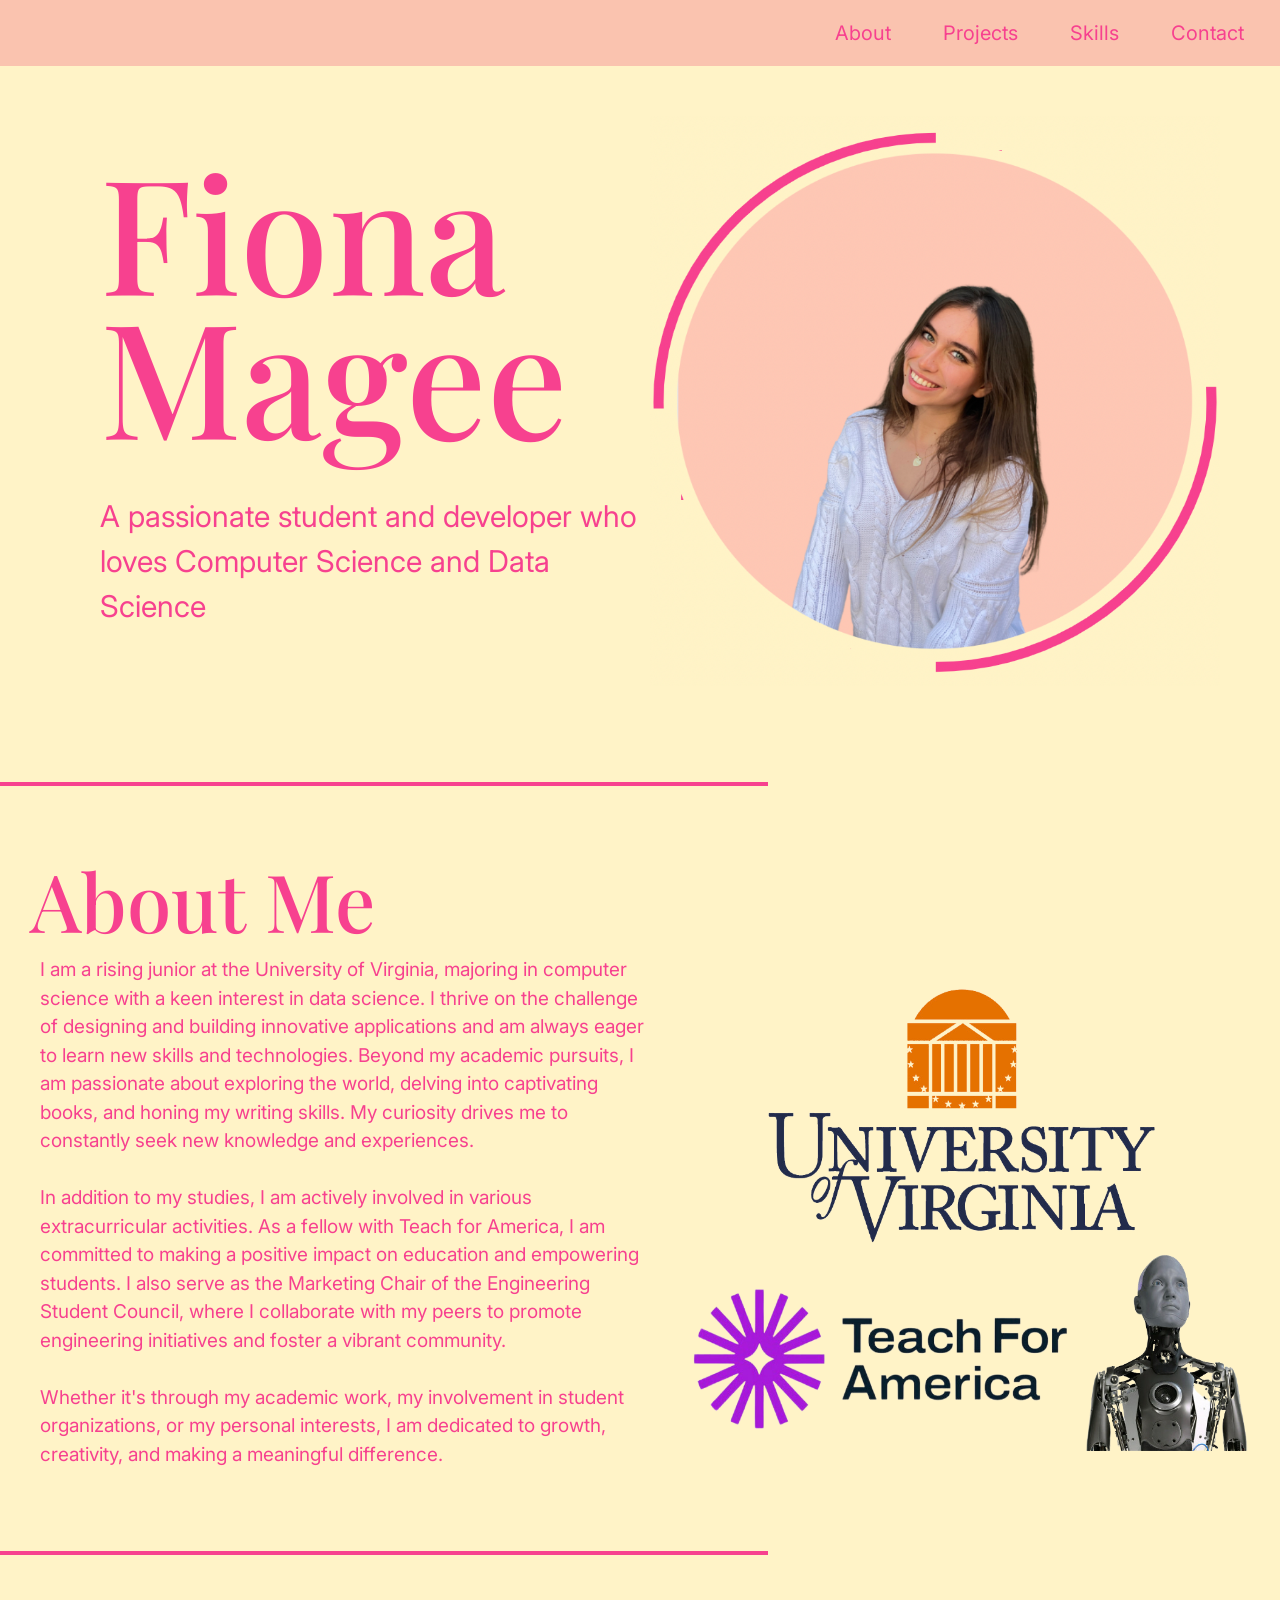
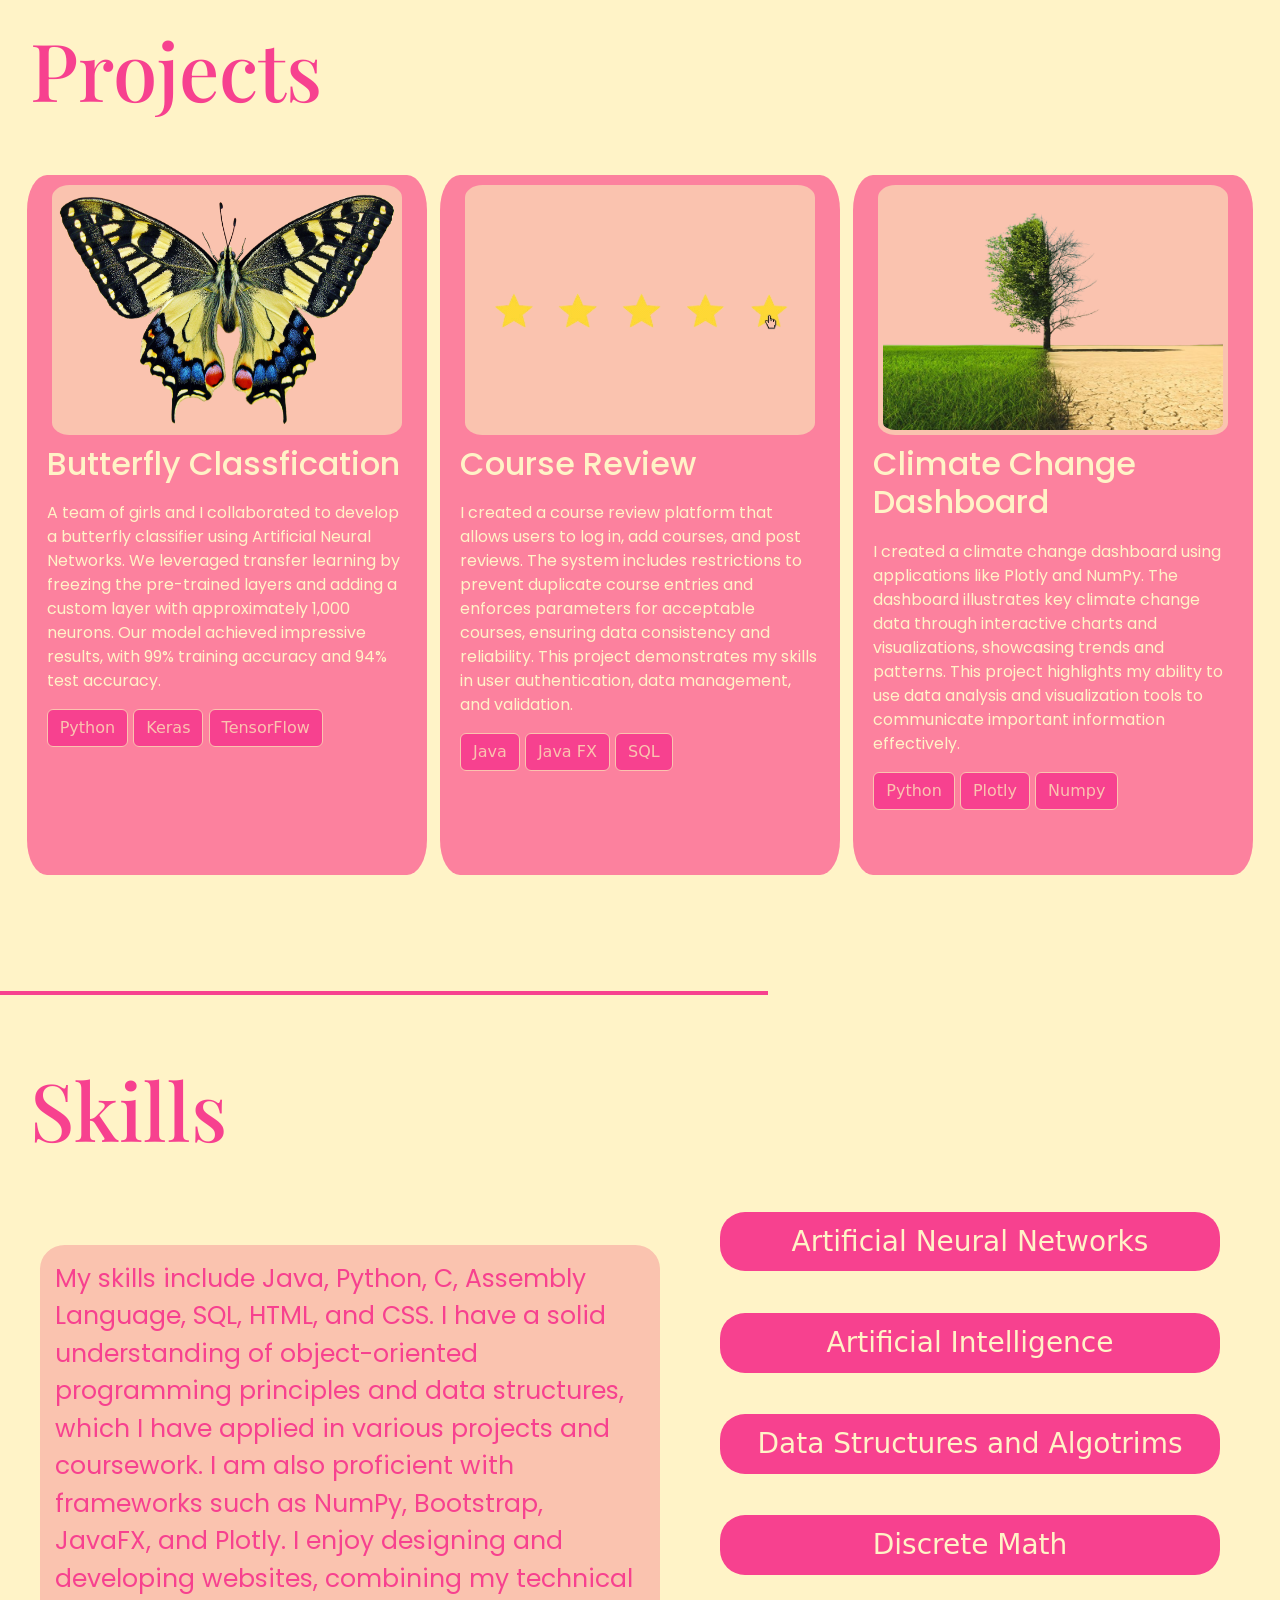
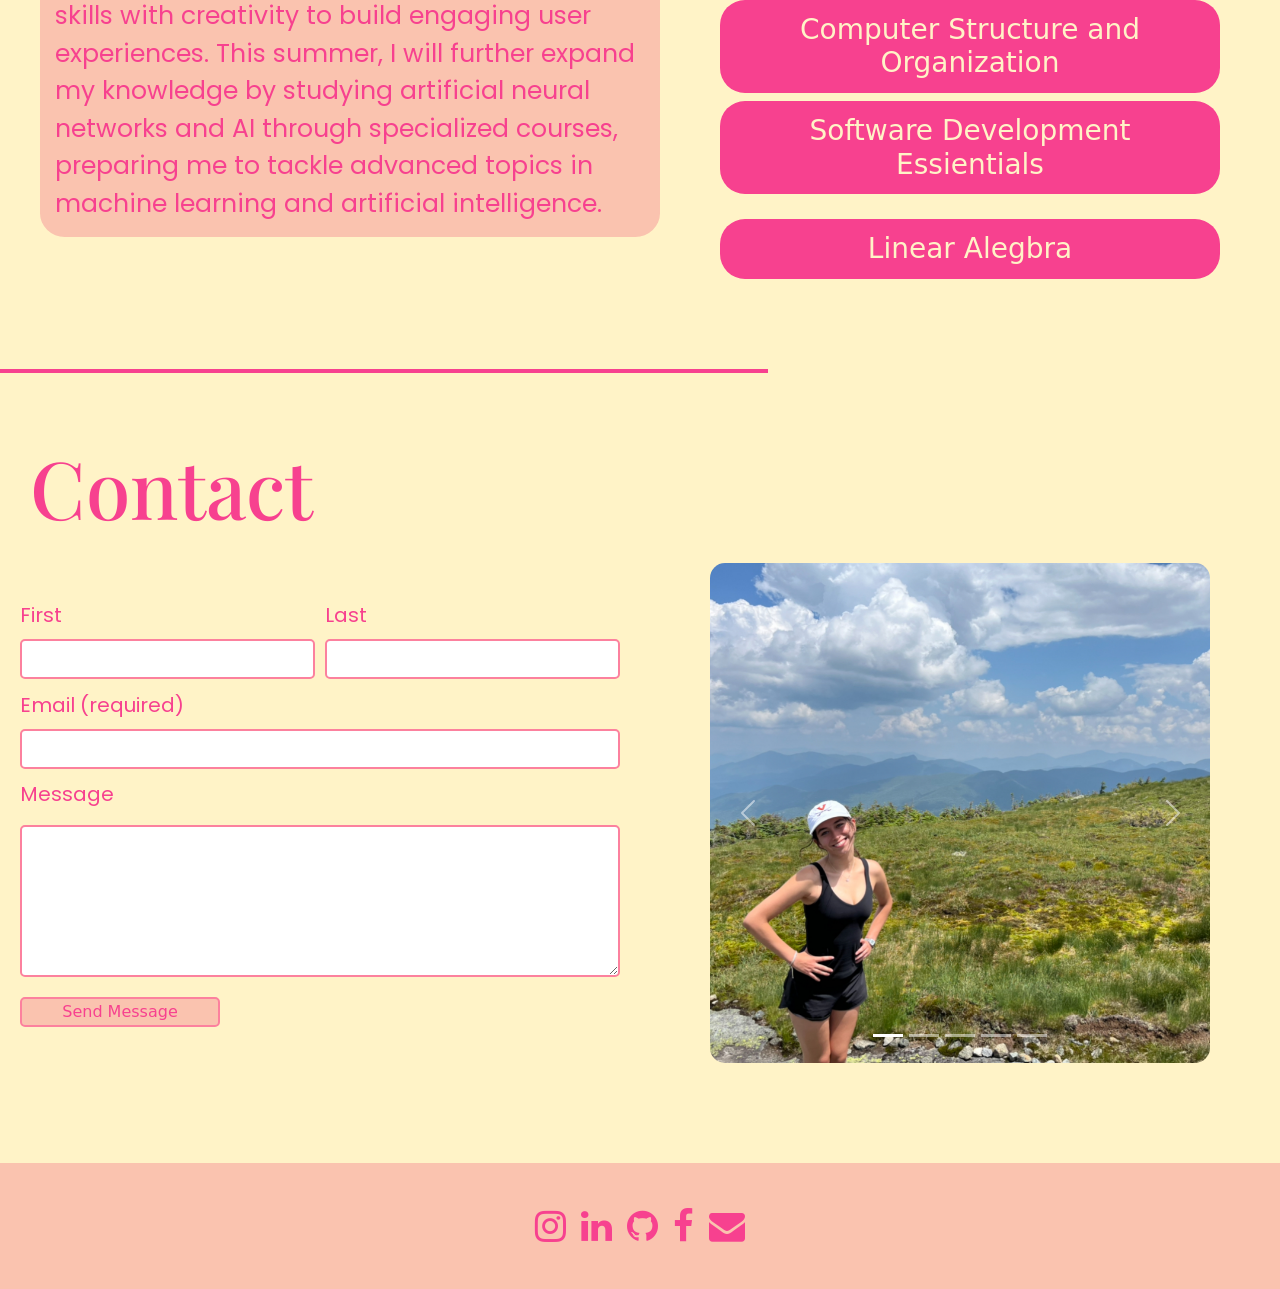
<file: index.html>
<!DOCTYPE html>
<html lang="en">
<head>
    <meta charset="UTF-8">
    <meta name="viewport" content="width=device-width, initial-scale=1.0">
    <title>Fiona Magee</title>
    
    <link href="https://stackpath.bootstrapcdn.com/bootstrap/4.5.2/css/bootstrap.min.css" rel="stylesheet">
    <link href="https://cdn.jsdelivr.net/npm/bootstrap@5.3.3/dist/css/bootstrap.min.css" rel="stylesheet" integrity="sha384-QWTKZyjpPEjISv5WaRU9OFeRpok6YctnYmDr5pNlyT2bRjXh0JMhjY6hW+ALEwIH" crossorigin="anonymous">
    <link href="https://cdn.jsdelivr.net/npm/bootstrap@5.3.3/dist/css/bootstrap.min.css" rel="stylesheet">
    <link rel="stylesheet" href="https://cdnjs.cloudflare.com/ajax/libs/font-awesome/4.7.0/css/font-awesome.min.css">

    <link rel="preconnect" href="https://fonts.googleapis.com">
    <link rel="preconnect" href="https://fonts.gstatic.com" crossorigin>
    <link href="https://fonts.googleapis.com/css2?family=Inter:wght@292&display=swap" rel="stylesheet">
    <link href="https://fonts.googleapis.com/css2?family=Alfa+Slab+One&family=Archivo+Black&family=Lexend+Deca:wght@100..900&display=swap" rel="stylesheet">
    <link href="https://fonts.googleapis.com/css2?family=Playfair+Display:ital,wght@0,400..900;1,400..900&display=swap" rel="stylesheet">
    <link href="https://fonts.googleapis.com/css2?family=Poppins:ital,wght@0,100;0,200;0,300;0,400;0,500;0,600;0,700;0,800;0,900;1,100;1,200;1,300;1,400;1,500;1,600;1,700;1,800;1,900&display=swap" rel="stylesheet">

    <script type="text/javascript" src="https://cdn.emailjs.com/dist/email.min.js"></script>
    <script type="text/javascript">
        (function() {
            emailjs.init("xelUmrNKe-2mnq_9t"); // Replace 'YOUR_USER_ID' with your actual EmailJS user ID
        })();
    </script>



    <link  rel="stylesheet" href = "./stylesheet.css" />
</head>
<body>
    <ul class="nav">
        <li class="nav-item"><a class="nav-link" href="#about-section">About</a></li></li>
        <li class="nav-item"><a class="nav-link" href="#projects-section">Projects</a></li>
        <li class = "nav-item"><a class="nav-link" href="#skills-section">Skills</a></li></li>
        <li class = "nav-item"><a class="nav-link" href="#contact-section">Contact</a></li></li>
    </ul>
    <div class = "Title-Photo">
        <div class = "Title-Paragraph">
            <h1 class = "Title">Fiona Magee</h1>
            <p class = "Title-Description">A passionate student and developer who loves Computer Science and Data Science </p>
        </div>
        <img src="./images/fionaNewMagee.png" alt="Photo of Fiona Magee" class = "fiona-photo">
    </div>
    <hr class="solid-line">
    <h1 id="about-section" class= "AboutMe-Title">About Me</h1>
    <div class="AboutMe-Div">
        <p class ="AboutMe-Paragraph">I am a rising junior at the University of Virginia, majoring in computer science with a keen interest in data science. I thrive on the challenge of designing and building innovative applications and am always eager to learn new skills and technologies. Beyond my academic pursuits, I am passionate about exploring the world, delving into captivating books, and honing my writing skills. My curiosity drives me to constantly seek new knowledge and experiences.<br><br>

            In addition to my studies, I am actively involved in various extracurricular activities. As a fellow with Teach for America, I am committed to making a positive impact on education and empowering students. I also serve as the Marketing Chair of the Engineering Student Council, where I collaborate with my peers to promote engineering initiatives and foster a vibrant community.<br><br>
            
            Whether it's through my academic work, my involvement in student organizations, or my personal interests, I am dedicated to growth, creativity, and making a meaningful difference.
        </p>
        <img src = "images/desciptionImages.png" alt="University of Virginia Logo, Robot, and Teach for America" class = "Desciption-Images">
    </div>
    <hr class="solid-line">
    <h1 class= "AboutMe-Title" id="projects-section" >Projects</h1>
    <div class = "Prjects-Grid">
        <a class= "link-wrapper" href="https://github.com/bottleyearold/Butterfly-Neural-Network" style="text-decoration: none; color: inherit;">
        <div class = "Project-Div">
            <img src = "images/butterfly.png" alt="Butterfly Classification" class = "Project-photos">
            <h2 class="Header2-Project">Butterfly Classfication</h2>
            <p class="Paragraph-Project"> A team of girls and I collaborated to develop a butterfly classifier using Artificial Neural Networks. We leveraged transfer learning by freezing the pre-trained layers and adding a custom layer with approximately 1,000 neurons. Our model achieved impressive results, with 99% training accuracy and 94% test accuracy.</p>
            <div class = "buttons">
                    <button type="button" class="btn btn-primary">Python</button>
                    <button type="button" class="btn btn-primary">Keras</button>
                    <button type="button" class="btn btn-primary">TensorFlow</button>
            </div>
        </div>
        </a>
        <a class= "link-wrapper" href="https://github.com/bottleyearold/Course-Reviews-.git" style="text-decoration: none; color: inherit;">
            <div class = "Project-Div">
                <img src = "images/stars.png" alt="5 stars" class = "Project-photos">
                <h2 class="Header2-Project">Course Review</h2>
                <p class="Paragraph-Project" >I created a course review platform that allows users to log in, add courses, and post reviews. The system includes restrictions to prevent duplicate course entries and enforces parameters for acceptable courses, ensuring data consistency and reliability. This project demonstrates my skills in user authentication, data management, and validation.</p>
                <div class = "buttons">
                    <button type="button" class="btn btn-primary">Java</button>
                    <button type="button" class="btn btn-primary">Java FX</button>
                    <button type="button" class="btn btn-primary">SQL</button>
                </div>
            </div>
        </a>
        <a class= "link-wrapper" href="https://finaldd2.onrender.com" style="text-decoration: none; color: inherit;">
            <div class = "Project-Div">
                <img src = "images/climateChange.png" alt="A tree with one side dead and the other alive" class = "Project-photos">
                <h2 class="Header2-Project">Climate Change Dashboard</h2>
                <p class="Paragraph-Project">
                    I created a climate change dashboard using applications like Plotly and NumPy. The dashboard illustrates key climate change data through interactive charts and visualizations, showcasing trends and patterns. This project highlights my ability to use data analysis and visualization tools to communicate important information effectively.</p>
                    <div class = "buttons">
                        <button type="button" class="btn btn-primary">Python</button>
                        <button type="button" class="btn btn-primary">Plotly</button>
                        <button type="button" class="btn btn-primary">Numpy</button>
                    </div>
            </div>
        </a>
    </div>
    <hr class="solid-line">
    <h1 class= "AboutMe-Title" id="skills-section">Skills</h1>
    <div class = "bigGrid-Skills">
        <p class = "Skills-Paragprah">My skills include Java, Python, C, Assembly Language, SQL, HTML, and CSS. I have a solid understanding of object-oriented programming principles and data structures, which I have applied in various projects and coursework. I am also proficient with frameworks such as NumPy, Bootstrap, JavaFX, and Plotly. I enjoy designing and developing websites, combining my technical skills with creativity to build engaging user experiences. This summer, I will further expand my knowledge by studying artificial neural networks and AI through specialized courses, preparing me to tackle advanced topics in machine learning and artificial intelligence.</p>
        <div class = "classes">
            <h3 class = "class">Artificial Neural Networks</h3>
            <h3 class = "class">Artificial Intelligence</h3>
            <h3 class = "class">Data Structures and Algotrims</h3>
            <h3 class = "class">Discrete Math</h3>
            <h3 class = "class">Computer Structure and Organization</h3>
            <h3 class = "class">Software Development Essientials</h3>
            <h3 class = "class">Linear Alegbra</h3>
        </div>
    </div>
    <hr class="solid-line">
    <h1 class= "AboutMe-Title-Contact" id="contact-section">Contact</h1>
    <div class="Contact-Grid">
        <form class = Contact-info-grid id="contact-form" method="post">
            <div class = "Name-div">
                <div class = "Label-div">
                    <label class="labels" for="first">First</label>
                    <input class="fileds" type="text" id="first" name="first" required>
                </div>
                <div class = "Label-div">
                    <label class="labels" for="last">Last</label>
                    <input class="fileds" type="text" id="last" name="last" required>
                </div>
            </div>
            <div class = "Email-div">
                <label class="labels" for="email">Email (required)</label>
                <input class="fileds" type="email" id="email" name="email" required>
            </div>
            <label class="mesasge-labels" for="message">Message</label>
            <textarea class="textarea" id="message" name="message" rows="6" required></textarea>
            <input class = "submit-button" type="submit" value="Send Message">
        </form>
        <div id="carouselExampleIndicators" class="carousel slide" data-ride="carousel">
            <ol class="carousel-indicators">
                <li data-target="#carouselExampleIndicators" data-slide-to="0" class="active"></li>
                <li data-target="#carouselExampleIndicators" data-slide-to="1"></li>
                <li data-target="#carouselExampleIndicators" data-slide-to="2"></li>
                <li data-target="#carouselExampleIndicators" data-slide-to="3"></li>
                <li data-target="#carouselExampleIndicators" data-slide-to="4"></li>
            </ol>
            <div class="carousel-inner">
                <div class="carousel-item active">
                    <img src="images/IMG_9415.jpg" class="d-block w-100" alt="First slide">
                </div>
                <div class="carousel-item">
                    <img src="images/IMG_9418.jpg" class="d-block w-100" alt="Second slide">
                </div>
                <div class="carousel-item">
                    <img src="images/IMG_9416.jpg" class="d-block w-100" alt="Third slide">
                </div>
                <div class="carousel-item">
                    <img src="images/IMG_9417.jpg" class="d-block w-100" alt="Third slide">
                </div>
                <div class="carousel-item">
                    <img src="images/sweden.png" class="d-block w-100" alt="Third slide">
                </div>
            </div>
            <a class="carousel-control-prev" href="#carouselExampleIndicators" role="button" data-slide="prev">
                <span class="carousel-control-prev-icon" aria-hidden="true"></span>
                <span class="sr-only">Previous</span>
            </a>
            <a class="carousel-control-next" href="#carouselExampleIndicators" role="button" data-slide="next">
                <span class="carousel-control-next-icon" aria-hidden="true"></span>
                <span class="sr-only">Next</span>
            </a>
        </div>

        <script src="https://code.jquery.com/jquery-3.5.1.slim.min.js"></script>
        <script src="https://cdn.jsdelivr.net/npm/@popperjs/core@2.5.3/dist/umd/popper.min.js"></script>
        <script src="https://stackpath.bootstrapcdn.com/bootstrap/4.5.2/js/bootstrap.min.js"></script>
    </div>

    

    <footer class="footer">
        <!--  Templete ID: template_4h24dmb
                User Id: xelUmrNKe-2mnq_9t
            Service ID: service_qtaek3v -->
        <a href="https://www.instagram.com/fionamageee/" target="_blank"><i class="fa fa-instagram" style="color:#F7418F; font-size: 36px; padding: 5px"></i></a></li>
        <a href="https://www.linkedin.com/in/fiona-magee-674226238/" target="_blank"><i class="fa fa-linkedin" style="color:#F7418F; font-size: 36px; padding: 5px"></i></a>
        <a href="https://github.com/bottleyearold" target="_blank"><i class="fa fa-github" style="color:#F7418F; font-size: 36px; padding: 5px"></i></a>
        <a href="https://www.facebook.com/profile.php?id=100090149927342" target="_blank"><i class="fa fa-facebook-f" style="color:#F7418F; font-size: 36px; padding: 5px"></i></a>
        <a href="mailto:fionamagee.cs@gmail.com" target="_blank"><i class="fa fa-envelope" style="color:#F7418F; font-size: 36px; padding: 5px"></i></a>
    </footer>

    <script type="text/javascript">
        document.addEventListener('DOMContentLoaded', function() {
            document.getElementById('contact-form').addEventListener('submit', function(event) {
                event.preventDefault();

                // Collect form data
                var formData = {
                    first: document.getElementById('first').value,
                    last: document.getElementById('last').value,
                    email: document.getElementById('email').value,
                    message: document.getElementById('message').value
                };

                // Send email using EmailJS
                emailjs.send("service_qtaek3v", "template_4h24dmb", formData)
                    .then(function(response) {
                        console.log('SUCCESS!', response.status, response.text);
                        alert('Message sent successfully!');
                    }, function(error) {
                        console.log('FAILED...', error);
                        alert('Failed to send the message. Please try again later.');
                    });
            });
        });
    </script>
</body>
</html>
</file>
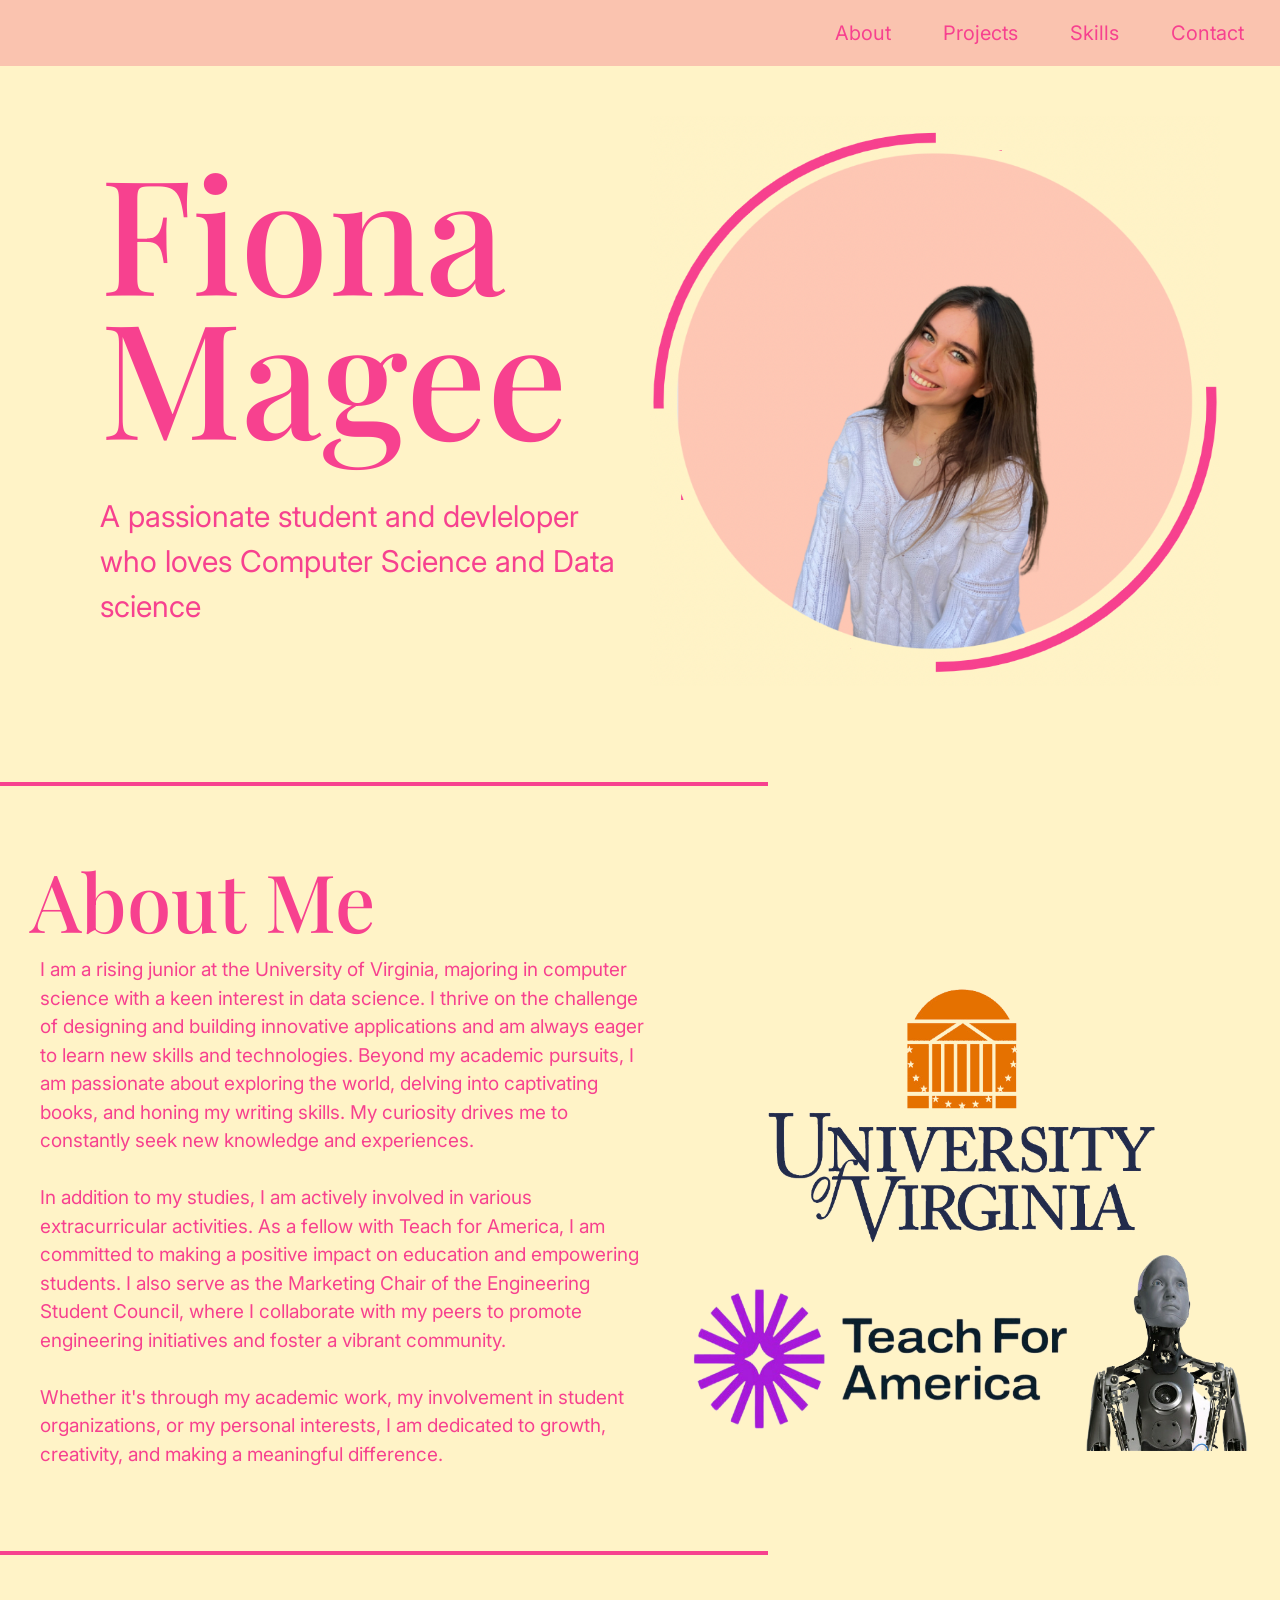
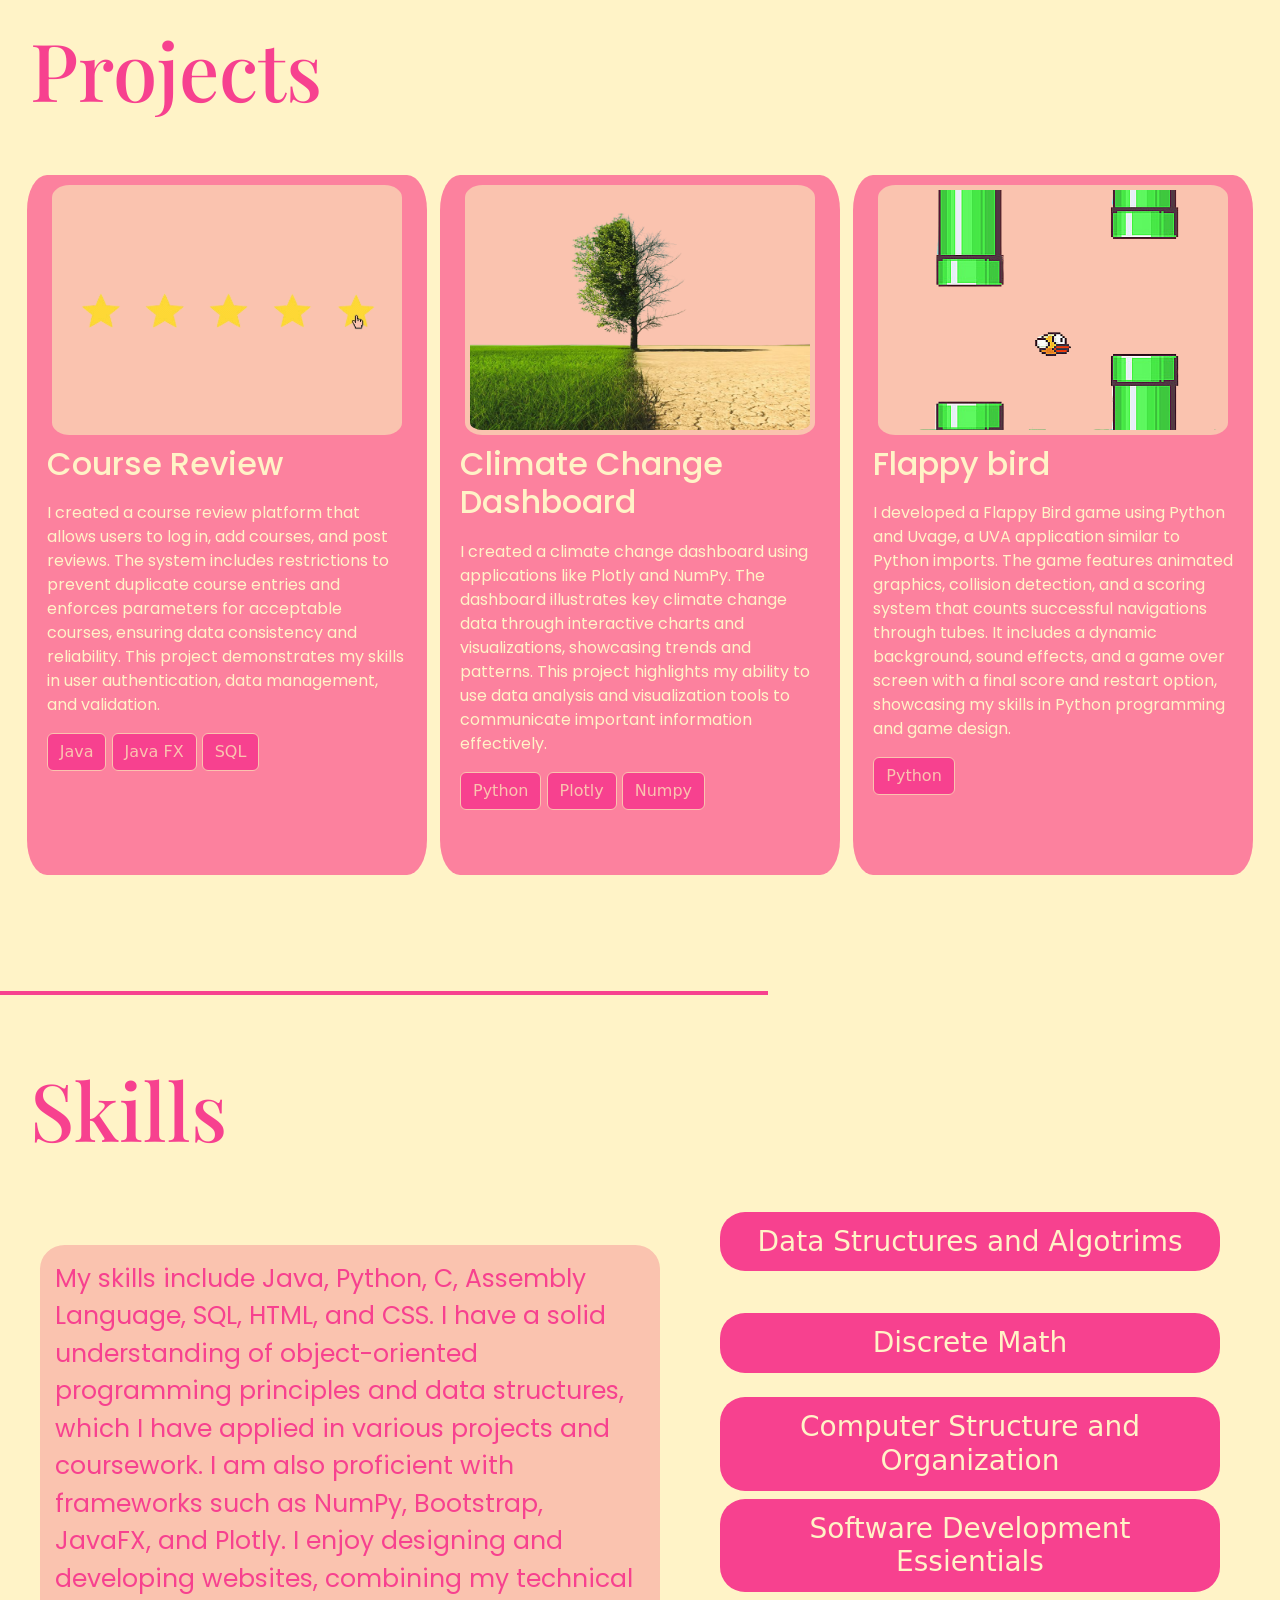
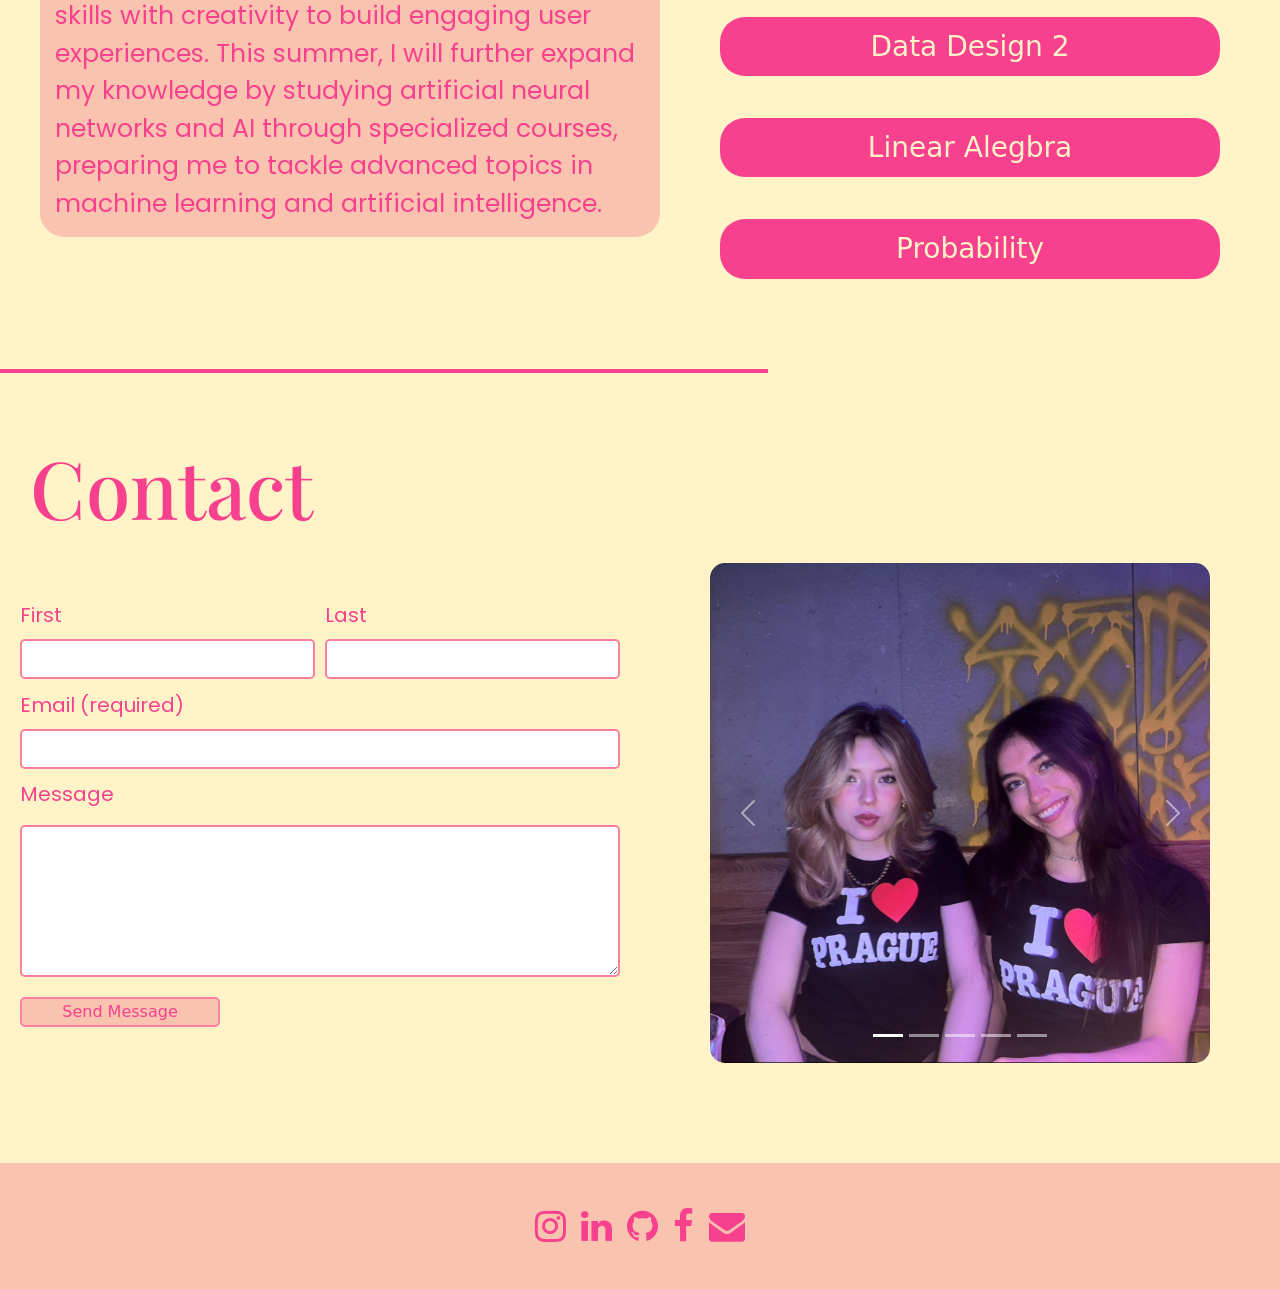
<file: mainPage.html>
<!DOCTYPE html>
<html lang="en">
<head>
    <meta charset="UTF-8">
    <meta name="viewport" content="width=device-width, initial-scale=1.0">
    <title>Fiona Magee</title>
    
    <link href="https://stackpath.bootstrapcdn.com/bootstrap/4.5.2/css/bootstrap.min.css" rel="stylesheet">
    <link href="https://cdn.jsdelivr.net/npm/bootstrap@5.3.3/dist/css/bootstrap.min.css" rel="stylesheet" integrity="sha384-QWTKZyjpPEjISv5WaRU9OFeRpok6YctnYmDr5pNlyT2bRjXh0JMhjY6hW+ALEwIH" crossorigin="anonymous">
    <link href="https://cdn.jsdelivr.net/npm/bootstrap@5.3.3/dist/css/bootstrap.min.css" rel="stylesheet">
    <link rel="stylesheet" href="https://cdnjs.cloudflare.com/ajax/libs/font-awesome/4.7.0/css/font-awesome.min.css">

    <link rel="preconnect" href="https://fonts.googleapis.com">
    <link rel="preconnect" href="https://fonts.gstatic.com" crossorigin>
    <link href="https://fonts.googleapis.com/css2?family=Inter:wght@292&display=swap" rel="stylesheet">
    <link href="https://fonts.googleapis.com/css2?family=Alfa+Slab+One&family=Archivo+Black&family=Lexend+Deca:wght@100..900&display=swap" rel="stylesheet">
    <link href="https://fonts.googleapis.com/css2?family=Playfair+Display:ital,wght@0,400..900;1,400..900&display=swap" rel="stylesheet">
    <link href="https://fonts.googleapis.com/css2?family=Poppins:ital,wght@0,100;0,200;0,300;0,400;0,500;0,600;0,700;0,800;0,900;1,100;1,200;1,300;1,400;1,500;1,600;1,700;1,800;1,900&display=swap" rel="stylesheet">

    <script type="text/javascript" src="https://cdn.emailjs.com/dist/email.min.js"></script>
    <script type="text/javascript">
        (function() {
            emailjs.init("xelUmrNKe-2mnq_9t"); // Replace 'YOUR_USER_ID' with your actual EmailJS user ID
        })();
    </script>



    <link  rel="stylesheet" href = "./stylesheet.css" />
</head>
<body>
    <ul class="nav">
        <li class="nav-item"><a class="nav-link" href="#about-section">About</a></li></li>
        <li class="nav-item"><a class="nav-link" href="#projects-section">Projects</a></li>
        <li class = "nav-item"><a class="nav-link" href="#skills-section">Skills</a></li></li>
        <li class = "nav-item"><a class="nav-link" href="#contact-section">Contact</a></li></li>
    </ul>
    <div class = "Title-Photo">
        <div class = "Title-Paragraph">
            <h1 class = "Title">Fiona Magee</h1>
            <p class = "Title-Description">A passionate student and devleloper who loves Computer Science and Data science </p>
        </div>
        <img src="./images/fionaNewMagee.png" alt="Photo of Fiona Magee" class = "fiona-photo">
    </div>
    <hr class="solid-line">
    <h1 id="about-section" class= "AboutMe-Title">About Me</h1>
    <div class="AboutMe-Div">
        <p class ="AboutMe-Paragraph">I am a rising junior at the University of Virginia, majoring in computer science with a keen interest in data science. I thrive on the challenge of designing and building innovative applications and am always eager to learn new skills and technologies. Beyond my academic pursuits, I am passionate about exploring the world, delving into captivating books, and honing my writing skills. My curiosity drives me to constantly seek new knowledge and experiences.<br><br>

            In addition to my studies, I am actively involved in various extracurricular activities. As a fellow with Teach for America, I am committed to making a positive impact on education and empowering students. I also serve as the Marketing Chair of the Engineering Student Council, where I collaborate with my peers to promote engineering initiatives and foster a vibrant community.<br><br>
            
            Whether it's through my academic work, my involvement in student organizations, or my personal interests, I am dedicated to growth, creativity, and making a meaningful difference.
        </p>
        <img src = "images/desciptionImages.png" alt="University of Virginia Logo, Robot, and Teach for America" class = "Desciption-Images">
    </div>
    <hr class="solid-line">
    <h1 class= "AboutMe-Title" id="projects-section" >Projects</h1>
    <div class = "Prjects-Grid">
        <a class= "link-wrapper" href="https://github.com/uva-cs3140-sp24/hw6-hw6-qgt8xq.git" style="text-decoration: none; color: inherit;">
            <div class = "Project-Div">
                <img src = "images/stars.png" alt="5 stars" class = "Project-photos">
                <h2 class="Header2-Project">Course Review</h2>
                <p class="Paragraph-Project" >I created a course review platform that allows users to log in, add courses, and post reviews. The system includes restrictions to prevent duplicate course entries and enforces parameters for acceptable courses, ensuring data consistency and reliability. This project demonstrates my skills in user authentication, data management, and validation.</p>
                <div class = "buttons">
                    <button type="button" class="btn btn-primary">Java</button>
                    <button type="button" class="btn btn-primary">Java FX</button>
                    <button type="button" class="btn btn-primary">SQL</button>
                </div>
            </div>
        </a>
        <a class= "link-wrapper" href="https://finaldd2.onrender.com" style="text-decoration: none; color: inherit;">
            <div class = "Project-Div">
                <img src = "images/climateChange.png" alt="A tree with one side dead and the other alive" class = "Project-photos">
                <h2 class="Header2-Project">Climate Change Dashboard</h2>
                <p class="Paragraph-Project">
                    I created a climate change dashboard using applications like Plotly and NumPy. The dashboard illustrates key climate change data through interactive charts and visualizations, showcasing trends and patterns. This project highlights my ability to use data analysis and visualization tools to communicate important information effectively.</p>
                    <div class = "buttons">
                        <button type="button" class="btn btn-primary">Python</button>
                        <button type="button" class="btn btn-primary">Plotly</button>
                        <button type="button" class="btn btn-primary">Numpy</button>
                    </div>
            </div>
        </a>
        <a class= "link-wrapper" href="https://www.github.com" style="text-decoration: none; color: inherit;">
        <div class = "Project-Div">
            <img src = "images/flappyBird.png" alt="The game Flappy Bird" class = "Project-photos">
            <h2 class="Header2-Project">Flappy bird</h2>
            <p class="Paragraph-Project"> I developed a Flappy Bird game using Python and Uvage, a UVA application similar to Python imports. The game features animated graphics, collision detection, and a scoring system that counts successful navigations through tubes. It includes a dynamic background, sound effects, and a game over screen with a final score and restart option, showcasing my skills in Python programming and game design.</p>
            <div class = "buttons">
                <button type="button" class="btn btn-primary">Python</button>
            </div>
        </div>
        </a>
    </div>
    <hr class="solid-line">
    <h1 class= "AboutMe-Title" id="skills-section">Skills</h1>
    <div class = "bigGrid-Skills">
        <p class = "Skills-Paragprah">My skills include Java, Python, C, Assembly Language, SQL, HTML, and CSS. I have a solid understanding of object-oriented programming principles and data structures, which I have applied in various projects and coursework. I am also proficient with frameworks such as NumPy, Bootstrap, JavaFX, and Plotly. I enjoy designing and developing websites, combining my technical skills with creativity to build engaging user experiences. This summer, I will further expand my knowledge by studying artificial neural networks and AI through specialized courses, preparing me to tackle advanced topics in machine learning and artificial intelligence.</p>
        <div class = "classes">
            <h3 class = "class">Data Structures and Algotrims</h3>
            <h3 class = "class">Discrete Math</h3>
            <h3 class = "class">Computer Structure and Organization</h3>
            <h3 class = "class">Software Development Essientials</h3>
            <h3 class = "class">Data Design 2</h3>
            <h3 class = "class">Linear Alegbra</h3>
            <h3 class = "class">Probability</h3>
        </div>
    </div>
    <hr class="solid-line">
    <h1 class= "AboutMe-Title-Contact" id="contact-section">Contact</h1>
    <div class="Contact-Grid">
        <form class = Contact-info-grid id="contact-form" method="post">
            <div class = "Name-div">
                <div class = "Label-div">
                    <label class="labels" for="first">First</label>
                    <input class="fileds" type="text" id="first" name="first" required>
                </div>
                <div class = "Label-div">
                    <label class="labels" for="last">Last</label>
                    <input class="fileds" type="text" id="last" name="last" required>
                </div>
            </div>
            <div class = "Email-div">
                <label class="labels" for="email">Email (required)</label>
                <input class="fileds" type="email" id="email" name="email" required>
            </div>
            <label class="mesasge-labels" for="message">Message</label>
            <textarea class="textarea" id="message" name="message" rows="6" required></textarea>
            <input class = "submit-button" type="submit" value="Send Message">
        </form>
        <div id="carouselExampleIndicators" class="carousel slide" data-ride="carousel">
            <ol class="carousel-indicators">
                <li data-target="#carouselExampleIndicators" data-slide-to="0" class="active"></li>
                <li data-target="#carouselExampleIndicators" data-slide-to="1"></li>
                <li data-target="#carouselExampleIndicators" data-slide-to="2"></li>
                <li data-target="#carouselExampleIndicators" data-slide-to="3"></li>
                <li data-target="#carouselExampleIndicators" data-slide-to="4"></li>
            </ol>
            <div class="carousel-inner">
                <div class="carousel-item active">
                    <img src="images/IMG_9413.jpg" class="d-block w-100" alt="First slide">
                </div>
                <div class="carousel-item">
                    <img src="images/IMG_9415.jpg" class="d-block w-100" alt="Second slide">
                </div>
                <div class="carousel-item">
                    <img src="images/IMG_9416.jpg" class="d-block w-100" alt="Third slide">
                </div>
                <div class="carousel-item">
                    <img src="images/IMG_9417.jpg" class="d-block w-100" alt="Third slide">
                </div>
                <div class="carousel-item">
                    <img src="images/IMG_9418.jpg" class="d-block w-100" alt="Third slide">
                </div>
            </div>
            <a class="carousel-control-prev" href="#carouselExampleIndicators" role="button" data-slide="prev">
                <span class="carousel-control-prev-icon" aria-hidden="true"></span>
                <span class="sr-only">Previous</span>
            </a>
            <a class="carousel-control-next" href="#carouselExampleIndicators" role="button" data-slide="next">
                <span class="carousel-control-next-icon" aria-hidden="true"></span>
                <span class="sr-only">Next</span>
            </a>
        </div>

        <script src="https://code.jquery.com/jquery-3.5.1.slim.min.js"></script>
        <script src="https://cdn.jsdelivr.net/npm/@popperjs/core@2.5.3/dist/umd/popper.min.js"></script>
        <script src="https://stackpath.bootstrapcdn.com/bootstrap/4.5.2/js/bootstrap.min.js"></script>
    </div>

    

    <footer class="footer">
        <!--  Templete ID: template_4h24dmb
                User Id: xelUmrNKe-2mnq_9t
            Service ID: service_qtaek3v -->
        <a href="https://www.instagram.com/fionamageee/" target="_blank"><i class="fa fa-instagram" style="color:#F7418F; font-size: 36px; padding: 5px"></i></a></li>
        <a href="https://www.linkedin.com/in/fiona-magee-674226238/" target="_blank"><i class="fa fa-linkedin" style="color:#F7418F; font-size: 36px; padding: 5px"></i></a>
        <a href="#" target="_blank"><i class="fa fa-github" style="color:#F7418F; font-size: 36px; padding: 5px"></i></a>
        <a href="https://www.facebook.com/profile.php?id=100090149927342" target="_blank"><i class="fa fa-facebook-f" style="color:#F7418F; font-size: 36px; padding: 5px"></i></a>
        <a href="mailto:fionamagee2004@gmail.com" target="_blank"><i class="fa fa-envelope" style="color:#F7418F; font-size: 36px; padding: 5px"></i></a>
    </footer>

    <script type="text/javascript">
        document.addEventListener('DOMContentLoaded', function() {
            document.getElementById('contact-form').addEventListener('submit', function(event) {
                event.preventDefault();

                // Collect form data
                var formData = {
                    first: document.getElementById('first').value,
                    last: document.getElementById('last').value,
                    email: document.getElementById('email').value,
                    message: document.getElementById('message').value
                };

                // Send email using EmailJS
                emailjs.send("service_qtaek3v", "template_4h24dmb", formData)
                    .then(function(response) {
                        console.log('SUCCESS!', response.status, response.text);
                        alert('Message sent successfully!');
                    }, function(error) {
                        console.log('FAILED...', error);
                        alert('Failed to send the message. Please try again later.');
                    });
            });
        });
    </script>
</body>
</html>
</file>
<file: stylesheet.css>
body{
    background: #FFF3C7;
}

.nav{
    background-color: #FAC3AF;
    padding:10px;
    display: flex;
    justify-content: flex-end;
}

.nav-item{
    padding-left: 10px;
    padding-right: 10px;
}

.nav-link{
    color: #F7418F ;
    font-family: "Inter", sans-serif;
    font-size: 20px;
}

.nav-link:hover{
    color: #FFF3C7;
}

.Title-Photo {
    display: grid;
    grid-template-columns: 1fr 1fr; 
    align-items: center; 
    justify-items: center; 
    padding: 50px;
    padding-bottom: 80px;
}

.fiona-photo{
    height: 570px;
    width: 570px;

}

.Title-Paragraph{
    margin-left: 50px;;
}
.Title{
    font-size: 160px;
    line-height: 0.9;
    color: #F7418F;
    font-family: "Playfair Display", serif;
    padding-bottom:40px;
    animation: floatIn 4s ease-out forwards;
}

@keyframes floatIn {
    0% {
        transform: translateY(100px);
        opacity: 0;
    }
    50% {
        transform: translateY(-20px);
        opacity: 0.8;
    }
    100% {
        transform: translateY(0);
        opacity: 1;
    }
}

.Title-Description{
    font-family: "Inter", sans-serif;
    color: #F7418F;
    font-size: 30px;
}
.solid-line {
    border: none; 
    border-top: 4px solid #F7418F; 
    width: 60%; 
    opacity: 1.0;
    padding-top: 20px;
}

.Desciption-Images{
    height: 500px;
    width: 600px;
}
.AboutMe-Div{
    display: grid;
    grid-template-columns: 1fr 1fr; 
    align-items: center; 
    justify-items: center; 
    padding-bottom: 50px;
    padding-left: 40px;
}
.AboutMe-Title{
    font-size: 80px;
    padding-left: 30px;
    padding-top: 30px;
    color: #F7418F;
    font-family: "Playfair Display", serif;
}
.AboutMe-Paragraph{
    color: #F7418F;
    font-family: "Inter", sans-serif;
    font-size: 19px;
}

.Prjects-Grid{
    display: grid;
    grid-template-columns: 1fr 1fr 1fr; 
    align-items: center; 
    justify-items: center; 
    padding: 20px;
    padding-top: 50px;
    padding-bottom: 100px;
}
.Project-Div{
    background-color: #FC819E;
    height: 700px;
    text-align: center;
    width: 400px;
    border-radius: 5%;
}
.Project-photos{
    height: 250px;
    width: 350px;
    padding: 5px;
    margin-top: 10px;
    background-color: #FAC3AF;
    border-radius: 5%;

}
.Paragraph-Project{
    text-align: left;
    padding-left: 20px;
    color: #FFF3C7;
    font-family: "Poppins", sans-serif;
    padding-top: 10px;
    padding-right: 20px;
}
.Header2-Project{
    text-align: left;
    font-family: "Poppins", sans-serif;
    padding-left: 20px;
    color: #FFF3C7;
    padding-top: 10px;
}
.buttons{
    text-align: left;
    padding-left: 20px;
}

.btn-primary{
    background-color: #F7418F;
    color: #FAC3AF;
    border-color: #FAC3AF;
}

.btn-primary:hover{
    background-color: #FC819E;
    color: #FFF3C7;
    border-color: #FFF3C7;
}
.bigGrid-Skills{
    padding-top: 30px;
    display: grid;
    grid-template-columns: 1fr 1fr; 
    align-items: center; 
    justify-items: center; 
    padding-bottom: 50px;
    padding-left: 40px;
}

.classes{
    display: grid;
    grid-template-rows: 1fr 1fr 1fr 1fr 1fr 1fr 1fr; 
    align-items: center; 
    justify-items: center; 
}
.class{
    padding: 13px;
    border-radius: 25px;
    width: 500px;
    text-align: center;
    background-color: #F7418F;
    color:#FFF3C7;
}
.Skills-Paragprah{
    border-color: #F7418F;
    color: #F7418F;
    border-width: medium;
    font-size: 25px;
    background-color: #FAC3AF;
    border-radius: 4%;
    padding:15px;
    font-family: "Poppins", sans-serif;
}

.Contact-Grid{
    display: grid;
    grid-template-columns: 1fr 1fr;
    align-items: center; 
    justify-items: center; 
}
.Name-div{
    display: grid;
    grid-template-columns: 1fr 1fr;
    gap: 10px;

}
.Label-div{
    display:grid;
    grid-template-rows: 1fr 1fr;
    align-items: center; 
    padding-bottom: 10px;
}
.Contact-info-grid{
    display:grid;
    grid-template-rows: auto auto auto auto;;
    align-items: center; 
    width: 600px
    
}
.Message-div{
    display:grid;
    grid-template-rows: 1fr 1fr;
    align-items: center; 
}
.submit-button{
    margin-top:20px;
    border-radius: 5px;
    border: 2px solid #FC819E;
    background-color: #FAC3AF;
    width:200px;
    color: #F7418F;
    margin-bottom: 100px;
}
.Email-div{
    display:grid;
    grid-template-rows: 1fr 1fr;
    align-items: center; 
    padding-bottom: 10px;
}
.labels{
    color: #F7418F;
    font-size: 20px;
    font-family: "Poppins", sans-serif;
}
.fileds{
    border: 2px solid #FC819E;
    border-radius: 5px;
    height: 40px;
    outline: none;
}
.textarea{
    border: 2px solid #FC819E;
    border-radius: 5px;
}
.mesasge-labels{
    color: #F7418F;
    font-size: 20px;
    font-family: "Poppins", sans-serif;
    padding-bottom: 8px;
}
.AboutMe-Title-Contact{
    font-size: 80px;
    padding-left: 30px;
    padding-top: 30px;
    color: #F7418F;
    font-family: "Playfair Display", serif;
    padding-bottom: 20px;
}
.footer{
    text-align: center;
    padding-top: 40px;
    padding-bottom: 40px;
    width: 100%;
    background-color: #FAC3AF;
}
.carousel {
    width: 500px;
    height: 500px;
    margin-top: 0px;
    border-radius: 15px; 
    overflow: hidden;
    margin-bottom:100px;
}

.carousel-item img {
    width: 500px;
    height: 500px;
    object-fit: cover;
}
.carousel-item {
    transition: transform 0.5s ease-in-out;
}

.carousel-item-next,
.carousel-item-prev,
.carousel-item.active {
    display: block;
}

.carousel-item-next,
.carousel-item-prev {
    display: block;
    position: absolute;
    top: 0;
    left: 0;
    width: 100%;
}

.carousel-item-next.carousel-item-left,
.carousel-item-prev.carousel-item-right,
.carousel-item.active.carousel-item-right,
.carousel-item.active.carousel-item-left {
    transform: translateX(0);
    display: block;
    transition: none;
}

.link-wrapper:hover .Project-Div {
    background-color: #F7418F;
}

@media screen and (max-width: 1270px) {
    .fiona-photo{
        height: 470px;
        width: 470px;
    
    }
    .Title{
        font-size: 100px;
        line-height: 0.9;
        color: #F7418F;
        font-family: "Playfair Display", serif;
        padding-bottom:40px;
    }
    .Title-Description{
        font-family: "Inter", sans-serif;
        color: #F7418F;
        font-size: 20px;
    }
    .Desciption-Images{
        height: 400px;
        width: 500px;
    }
    .AboutMe-Title{
        font-size: 50px;
        padding-left: 30px;
        padding-top: 30px;
        color: #F7418F;
        font-family: "Playfair Display", serif;
    }
    .AboutMe-Paragraph{
        color: #F7418F;
        font-family: "Inter", sans-serif;
        font-size: 14px;
    }
    .Project-Div{
        background-color: #FC819E;
        height: 500px;
        text-align: center;
        width: 300px;
        border-radius: 5%;
    }
    .Project-photos{
        height: 150px;
        width: 250px;
        padding: 5px;
        margin-top: 10px;
        background-color: #FAC3AF;
        border-radius: 5%;
    
    }
    .Paragraph-Project{
        text-align: left;
        padding-left: 20px;
        font-size: 13px;
        color: #FFF3C7;
        font-family: "Poppins", sans-serif;
        padding-top: 10px;
        padding-right: 20px;
    }
    .Header2-Project{
        text-align: left;
        font-size:20px;
        font-family: "Poppins", sans-serif;
        padding-left: 20px;
        color: #FFF3C7;
        padding-top: 10px;
    }
    .btn-primary{
        background-color: #F7418F;
        color: #FAC3AF;
        border-color: #FAC3AF;
        font-size: 10px;

    }
    .class{
        padding: 13px;
        border-radius: 25px;
        width: 400px;
        font-size: 15px;
        text-align: center;
        background-color: #F7418F;
        color:#FFF3C7;
    }
    .Skills-Paragprah{
        border-color: #F7418F;
        color: #F7418F;
        border-width: medium;
        font-size: 18px;
        background-color: #FAC3AF;
        border-radius: 4%;
        padding:15px;
        font-family: "Poppins", sans-serif;
    }

    .AboutMe-Title-Contact{
        font-size: 50px;
        padding-left: 30px;
        padding-top: 30px;
        color: #F7418F;
        font-family: "Playfair Display", serif;
        padding-bottom: 20px;
    }
    .carousel {
        width: 400px;
        height: 400px;
        margin-top: 0px;
        border-radius: 15px; 
        overflow: hidden;
        margin-bottom:100px;
    }
    .carousel-item img {
        width: 400px;
        height: 400px;
        object-fit: cover;
    }
    .Contact-info-grid{
        display:grid;
        grid-template-rows: auto auto auto auto;;
        align-items: center; 
        width: 500px;
        padding-left: 30px;
        
    }

}
@media screen and (max-width: 960px) {
    .fiona-photo{
        height: 370px;
        width: 370px;
    
    }
    .Title{
        font-size: 65px;
        line-height: 0.9;
        color: #F7418F;
        font-family: "Playfair Display", serif;
        padding-bottom:40px;
    }
    .Title-Paragraph{
        margin-left: 10px;
        padding-right: 10px;
    }
    .Title-Description{
        font-family: "Inter", sans-serif;
        color: #F7418F;
        font-size: 15px;
    }
    .Desciption-Images{
        height: 300px;
        width: 400px;
    }
    .AboutMe-Title{
        font-size: 50px;
        padding-left: 30px;
        padding-top: 30px;
        color: #F7418F;
        font-family: "Playfair Display", serif;
    }
    .AboutMe-Paragraph{
        color: #F7418F;
        font-family: "Inter", sans-serif;
        font-size: 14px;
    }
    .Project-Div{
        background-color: #FC819E;
        height: 500px;
        text-align: center;
        width: 250px;
        border-radius: 2%;
    }
    .Project-photos{
        height: 120px;
        width: 200px;
        padding: 5px;
        margin-top: 10px;
        background-color: #FAC3AF;
        border-radius: 2%;
    
    }
    .Paragraph-Project{
        text-align: left;
        padding-left: 20px;
        font-size: 12px;
        color: #FFF3C7;
        font-family: "Poppins", sans-serif;
        padding-top: 10px;
        padding-right: 20px;
    }
    .Header2-Project{
        text-align: left;
        font-size:18px;
        font-family: "Poppins", sans-serif;
        padding-left: 20px;
        color: #FFF3C7;
        padding-top: 10px;
    }
    .btn-primary{
        background-color: #F7418F;
        color: #FAC3AF;
        border-color: #FAC3AF;
        font-size: 10px;

    }
    .class{
        padding: 13px;
        border-radius: 25px;
        width: 300px;
        font-size: 15px;
        text-align: center;
        background-color: #F7418F;
        color:#FFF3C7;
    }
    .Skills-Paragprah{
        border-color: #F7418F;
        color: #F7418F;
        border-width: medium;
        font-size: 18px;
        background-color: #FAC3AF;
        border-radius: 4%;
        padding:15px;
        font-family: "Poppins", sans-serif;
    }

    .AboutMe-Title-Contact{
        font-size: 50px;
        padding-left: 30px;
        padding-top: 30px;
        color: #F7418F;
        font-family: "Playfair Display", serif;
        padding-bottom: 20px;
    }
    .carousel {
        width: 300px;
        height: 300px;
        margin-top: 0px;
        border-radius: 15px; 
        overflow: hidden;
        margin-bottom:100px;
    }
    .carousel-item img {
        width: 300px;
        height: 300px;
        object-fit: cover;
    }
    .Contact-info-grid{
        display:grid;
        grid-template-rows: auto auto auto auto;;
        align-items: center; 
        width: 400px;
        padding-left: 30px;
        
    }
}
@media screen and (max-width: 800px) {
    .Project-Div{
        background-color: #FC819E;
        height: 420px;
        text-align: center;
        width: 200px;
        border-radius: 2%;
    }
    .Project-photos{
        height: 100px;
        width: 150px;
        padding: 5px;
        margin-top: 10px;
        background-color: #FAC3AF;
        border-radius: 2%;
    
    }
    .Paragraph-Project{
        text-align: left;
        padding-left: 10px;
        font-size: 10px;
        color: #FFF3C7;
        font-family: "Poppins", sans-serif;
        padding-top: 10px;
        padding-right: 10px;
    }
    .Header2-Project{
        text-align: left;
        font-size:15px;
        font-family: "Poppins", sans-serif;
        padding-left: 20px;
        color: #FFF3C7;
        padding-top: 10px;
    }
    .buttons{
        text-align: left;
        padding-left: 10px;
    }
    .btn-primary{
        background-color: #F7418F;
        color: #FAC3AF;
        border-color: #FAC3AF;
        font-size: 8px;

    }
}


@media screen and (max-width: 700px) {
    .fiona-photo{
        height: 300px;
        width: 300px;
    
    }
    .Title{
        font-size: 50px;
        line-height: 0.9;
        color: #F7418F;
        font-family: "Playfair Display", serif;
        padding-bottom:10px;
    }
    .Title-Photo {
        display: grid;
        grid-template-columns: 1fr 1fr; 
        align-items: right; 
        justify-items: left; 
        padding: 30px;
        padding-bottom: 50px;
        padding-right:10px;
    }
    .Title-Paragraph{
        margin-left: 10px;
        padding-right: 10px;
    }
    .Title-Description{
        font-family: "Inter", sans-serif;
        color: #F7418F;
        font-size: 15px;
    }
    .AboutMe-Div{
        display: grid;
        grid-template-columns: 1fr;
        align-items: center; 
        justify-items: center; 
        padding-bottom: 50px;
        padding-left: 20px;
        padding-right:20px;
    }
    .nav-link{
        color: #F7418F ;
        font-family: "Inter", sans-serif;
        font-size: 13px;
    }
    .nav-item{
        padding-left: 1px;
        padding-right: 1px;
    }
    .Desciption-Images{
        display: none;
    }
    .carousel {
        display:none;
    }
    .Project-Div{
        background-color: #FC819E;
        height: 270px;
        text-align: center;
        width: 400px;
        border-radius: 2%;
        margin-bottom: 20px;;
    }
    .Project-photos{
        display: none;
    
    }
    .Paragraph-Project{
        text-align: left;
        padding-left: 20px;
        font-size: 12px;
        color: #FFF3C7;
        font-family: "Poppins", sans-serif;
        padding-top: 10px;
        padding-right: 20px;
    }
    .Header2-Project{
        text-align: left;
        font-size:18px;
        font-family: "Poppins", sans-serif;
        padding-left: 20px;
        color: #FFF3C7;
        padding-top: 10px;
    }
    .btn-primary{
        background-color: #F7418F;
        color: #FAC3AF;
        border-color: #FAC3AF;
        font-size: 10px;

    }
    .Prjects-Grid{
        display: grid;
        grid-template-columns: 1fr;
        align-items: center; 
        justify-items: center; 
        padding: 20px;
        padding-top: 50px;
        padding-bottom: 100px;
    }
    .class{
        display: none;
    }
    .bigGrid-Skills{
        padding-top: 30px;
        display: grid;
        grid-template-columns: 1fr; 
        align-items: center; 
        justify-items: center; 
        padding-bottom: 50px;
        padding-left: 40px;
        margin-right:40px;
    }
    .buttons{
        text-align: left;
        padding-left: 20px;
    }
    .btn-primary{
        background-color: #F7418F;
        color: #FAC3AF;
        border-color: #FAC3AF;
        font-size: 10px;

    }

}
@media screen and (max-width: 492px) {
    .Title-Photo {
        display: flex;
        flex-direction: column;
        grid-template-rows: auto auto;
        padding: 50px;
        padding-bottom: 80px;
    }
    .Project-Div{
        background-color: #FC819E;
        height: 310px;
        text-align: center;
        width: 300px;
        border-radius: 2%;
        margin-bottom: 20px;;
    }
    .Contact-info-grid{
        display:grid;
        grid-template-rows: auto auto auto auto;
        justify-content: left; 
        width: 100px;
        padding-left: 0px;
        
    }
    .labels{
        color: #F7418F;
        font-size: 15px;
        font-family: "Poppins", sans-serif;
    }
    .mesasge-labels{
        color: #F7418F;
        font-size: 15px;
        font-family: "Poppins", sans-serif;
        padding-bottom: 8px;
    }
    .fileds{
        border: 2px solid #FC819E;
        border-radius: 5px;
        height: 30px;
        font-size: 11px;
        outline: none;
    }
    .Title-Paragraph{
        margin-left: 0px;;
    }
}
</file>
